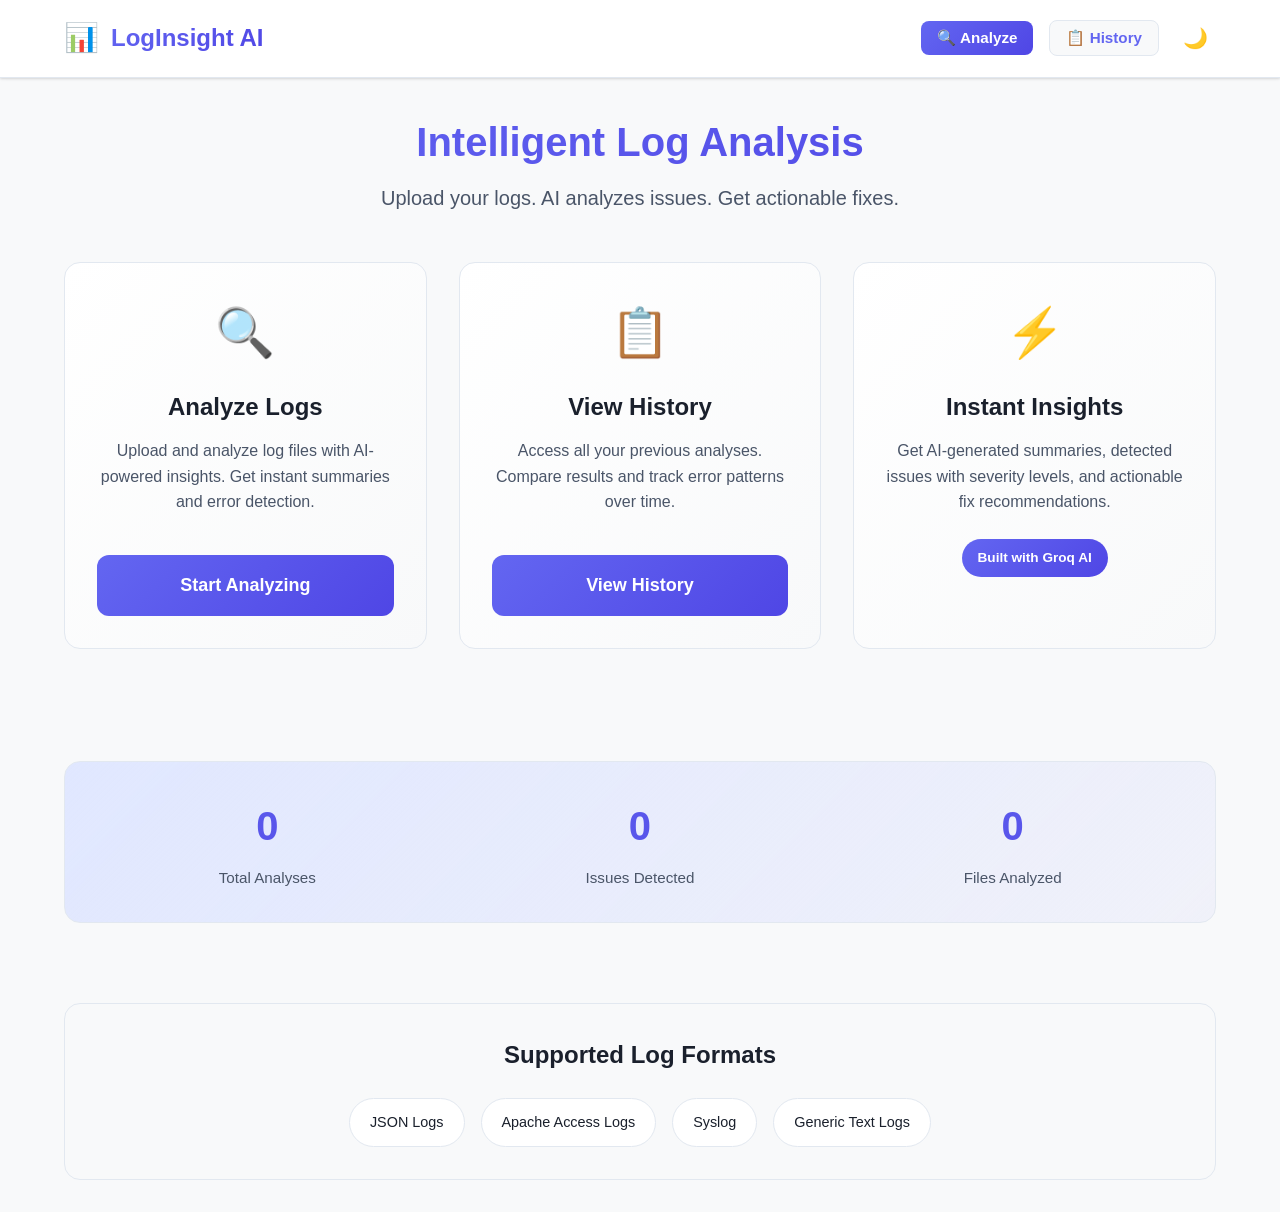
<file: frontend/index.html>
<!DOCTYPE html>
<html lang="en">
<head>
    <meta charset="UTF-8">
    <meta name="viewport" content="width=device-width, initial-scale=1.0">
    <title>LogInsight AI - Intelligent Log Analysis</title>
    <link rel="stylesheet" href="style.css">
</head>
<body>
    <!-- Navigation -->
    <nav class="navbar">
        <div class="nav-container">
            <div class="nav-brand">
                <a href="index.html" style="text-decoration: none; display: flex; align-items: center; gap: 0.75rem; cursor: pointer;">
                    <span class="nav-logo">📊</span>
                    <span class="nav-title">LogInsight AI</span>
                </a>
            </div>
            <div class="nav-right">
                <button class="nav-btn nav-btn-primary" onclick="window.location.href='analyze.html'" title="Quick analyze">
                    🔍 Analyze
                </button>
                <button class="nav-btn nav-btn-secondary" onclick="window.location.href='history.html'" title="View history">
                    📋 History
                </button>
                <button class="theme-toggle" id="themeToggle">🌙</button>
            </div>
        </div>
    </nav>

    <!-- Main Container -->
    <div class="container">
        <!-- Hero Section -->
        <section class="hero">
            <h1 class="hero-title">Intelligent Log Analysis</h1>
            <p class="hero-subtitle">Upload your logs. AI analyzes issues. Get actionable fixes.</p>
        </section>

        <!-- Main Content -->
        <main class="main-content">
            <!-- Feature Cards -->
            <section class="features-section">
                <div class="feature-grid">
                    <!-- Analyze Card -->
                    <div class="feature-card">
                        <div class="feature-icon">🔍</div>
                        <h3>Analyze Logs</h3>
                        <p>Upload and analyze log files with AI-powered insights. Get instant summaries and error detection.</p>
                        <a href="analyze.html" class="btn-primary" style="text-decoration: none; display: inline-block;">
                            Start Analyzing
                        </a>
                    </div>

                    <!-- History Card -->
                    <div class="feature-card">
                        <div class="feature-icon">📋</div>
                        <h3>View History</h3>
                        <p>Access all your previous analyses. Compare results and track error patterns over time.</p>
                        <a href="history.html" class="btn-primary" style="text-decoration: none; display: inline-block;">
                            View History
                        </a>
                    </div>

                    <!-- Features Card -->
                    <div class="feature-card">
                        <div class="feature-icon">⚡</div>
                        <h3>Instant Insights</h3>
                        <p>Get AI-generated summaries, detected issues with severity levels, and actionable fix recommendations.</p>
                        <div class="feature-badge">Built with Groq AI</div>
                    </div>
                </div>
            </section>

            <!-- Quick Stats -->
            <section class="stats-section">
                <div class="stats-grid">
                    <div class="stat-card">
                        <div class="stat-number" id="totalAnalyses">0</div>
                        <div class="stat-label">Total Analyses</div>
                    </div>
                    <div class="stat-card">
                        <div class="stat-number" id="issuesDetected">0</div>
                        <div class="stat-label">Issues Detected</div>
                    </div>
                    <div class="stat-card">
                        <div class="stat-number" id="filesAnalyzed">0</div>
                        <div class="stat-label">Files Analyzed</div>
                    </div>
                </div>
            </section>

            <!-- Supported Formats -->
            <section class="formats-section">
                <h2>Supported Log Formats</h2>
                <div class="formats-list">
                    <div class="format-badge">JSON Logs</div>
                    <div class="format-badge">Apache Access Logs</div>
                    <div class="format-badge">Syslog</div>
                    <div class="format-badge">Generic Text Logs</div>
                </div>
            </section>
        </main>
    </div>

    <!-- Error Toast -->
    <div class="toast" id="errorToast"></div>

    <!-- JavaScript -->
    <script src="app.js"></script>
</body>
</html>
</file>
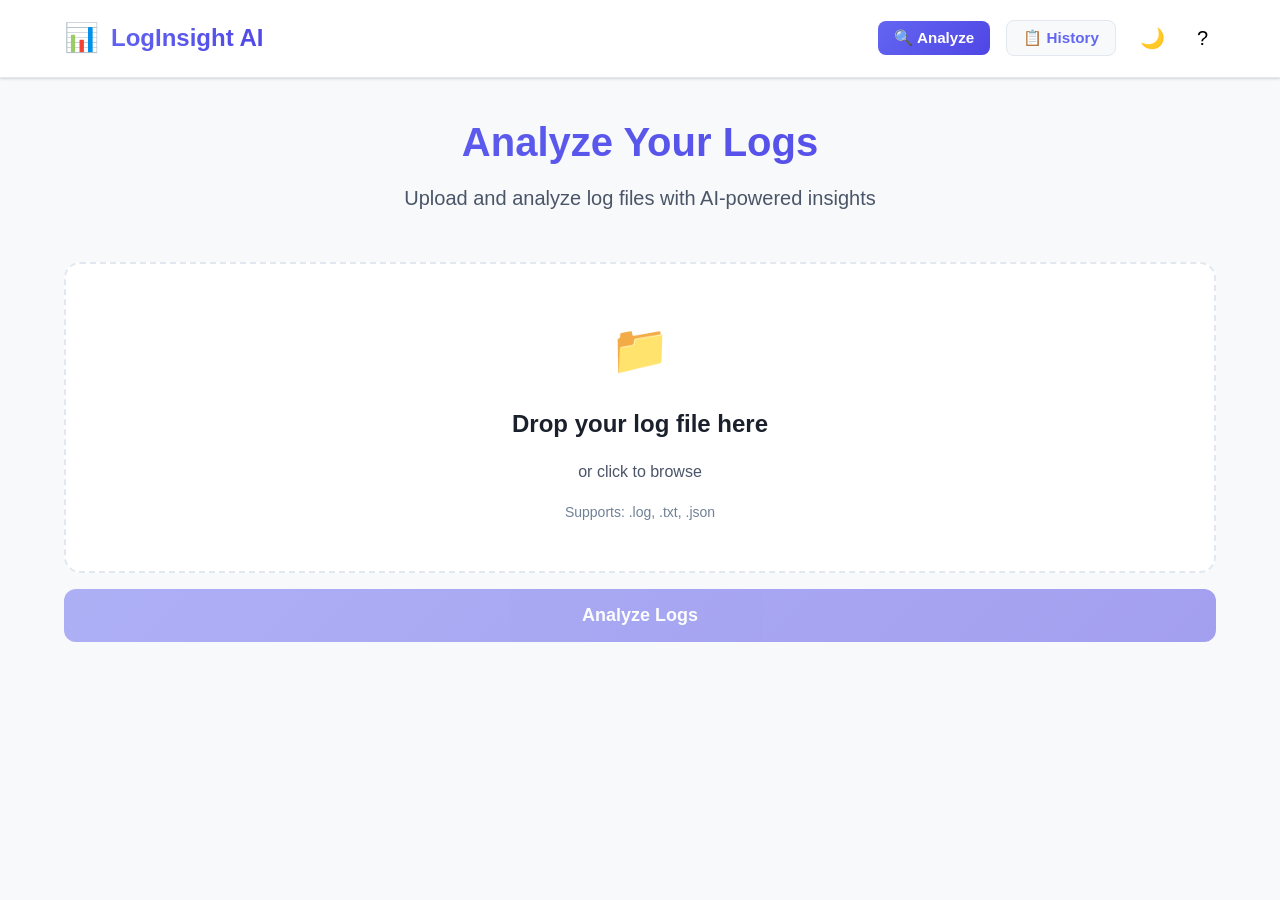
<file: frontend/analyze.html>
<!DOCTYPE html>
<html lang="en">
<head>
    <meta charset="UTF-8">
    <meta name="viewport" content="width=device-width, initial-scale=1.0">
    <title>Analyze Logs - LogInsight AI</title>
    <link rel="stylesheet" href="style.css">
</head>
<body>
    <!-- Navigation -->
    <nav class="navbar">
        <div class="nav-container">
            <div class="nav-brand">
                <a href="index.html" style="text-decoration: none; display: flex; align-items: center; gap: 0.75rem; cursor: pointer;">
                    <span class="nav-logo">📊</span>
                    <span class="nav-title">LogInsight AI</span>
                </a>
            </div>
            <div class="nav-right">
                <button class="nav-btn nav-btn-primary" onclick="window.location.href='analyze.html'" title="Quick analyze">
                    🔍 Analyze
                </button>
                <button class="nav-btn nav-btn-secondary" onclick="window.location.href='history.html'" title="View history">
                    📋 History
                </button>
                <button class="theme-toggle" id="themeToggle">🌙</button>
                <button class="nav-action">
                    <span>?</span>
                </button>
            </div>
        </div>
    </nav>

    <!-- Main Container -->
    <div class="container">
        <!-- Page Title -->
        <section class="hero">
            <h1 class="hero-title">Analyze Your Logs</h1>
            <p class="hero-subtitle">Upload and analyze log files with AI-powered insights</p>
        </section>

        <!-- Main Content -->
        <main class="main-content">
            <!-- Upload Section -->
            <section class="upload-section">
                <div class="upload-card">
                    <div class="upload-zone" id="uploadZone">
                        <div class="upload-icon">📁</div>
                        <h2>Drop your log file here</h2>
                        <p>or click to browse</p>
                        <p class="upload-formats">Supports: .log, .txt, .json</p>
                        <input type="file" id="fileInput" class="file-input" accept=".log,.txt,.json">
                    </div>
                    <div class="file-info" id="fileInfo" style="display: none;">
                        <div class="selected-file">
                            <span class="file-icon">📄</span>
                            <div class="file-details">
                                <div class="file-name" id="fileName"></div>
                                <div class="file-size" id="fileSize"></div>
                            </div>
                        </div>
                        <button class="btn-change" id="changeFile">Change</button>
                    </div>
                </div>

                <button class="btn-primary btn-analyze" id="analyzeBtn" disabled>
                    <span class="btn-text">Analyze Logs</span>
                    <span class="btn-spinner"></span>
                </button>
            </section>

            <!-- Status Section -->
            <section class="status-section" id="statusSection" style="display: none;">
                <div class="status-card">
                    <div class="status-header">
                        <div class="status-title">
                            <span class="status-icon">⏳</span>
                            <h3>Analysis in Progress</h3>
                        </div>
                        <div class="progress-bar">
                            <div class="progress-fill"></div>
                        </div>
                    </div>
                    <p class="status-message">Processing your log file with AI...</p>
                </div>
            </section>

            <!-- Results Section -->
            <section class="results-section" id="resultsSection" style="display: none;">
                <!-- Summary Card -->
                <div class="result-card summary-card">
                    <div class="result-header">
                        <h2>Analysis Summary</h2>
                        <span class="result-badge" id="summaryBadge"></span>
                    </div>
                    <p class="summary-text" id="summaryText"></p>
                </div>

                <!-- Issues Found -->
                <div class="result-card">
                    <div class="result-header">
                        <h2>🔴 Issues Detected</h2>
                        <span class="issues-count" id="issuesCount"></span>
                    </div>
                    <div class="issues-list" id="issuesList"></div>
                </div>

                <!-- Suggested Fixes -->
                <div class="result-card">
                    <div class="result-header">
                        <h2>✅ Suggested Fixes</h2>
                        <span class="fixes-count" id="fixesCount"></span>
                    </div>
                    <div class="fixes-list" id="fixesList"></div>
                </div>

                <!-- Actions -->
                <div class="result-actions">
                    <button class="btn-secondary" id="newAnalysisBtn">Analyze Another Log</button>
                    <button class="btn-secondary" id="copyResultsBtn">Copy Results</button>
                    <button class="btn-secondary" id="downloadResultsBtn">Download Report</button>
                </div>
            </section>
        </main>
    </div>

    <!-- Error Toast -->
    <div class="toast" id="errorToast"></div>

    <!-- JavaScript -->
    <script src="app.js"></script>
</body>
</html>
</file>
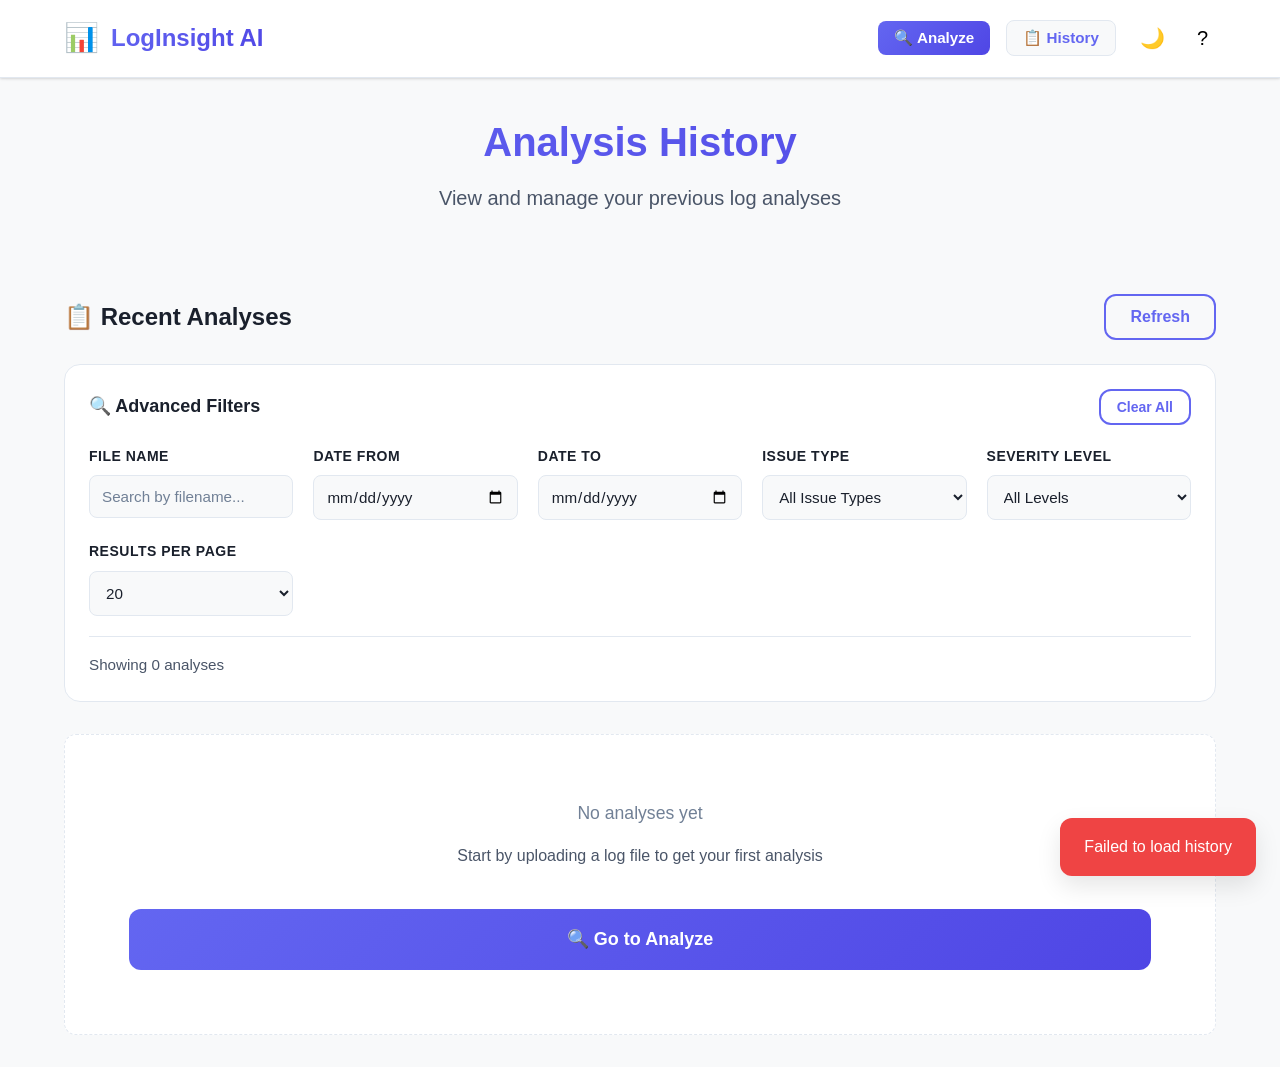
<file: frontend/history.html>
<!DOCTYPE html>
<html lang="en">
<head>
    <meta charset="UTF-8">
    <meta name="viewport" content="width=device-width, initial-scale=1.0">
    <title>Analysis History - LogInsight AI</title>
    <link rel="stylesheet" href="style.css">
</head>
<body>
    <!-- Navigation -->
    <nav class="navbar">
        <div class="nav-container">
            <div class="nav-brand">
                <a href="index.html" style="text-decoration: none; display: flex; align-items: center; gap: 0.75rem; cursor: pointer;">
                    <span class="nav-logo">📊</span>
                    <span class="nav-title">LogInsight AI</span>
                </a>
            </div>
            <div class="nav-right">
                <button class="nav-btn nav-btn-primary" onclick="window.location.href='analyze.html'" title="Quick analyze">
                    🔍 Analyze
                </button>
                <button class="nav-btn nav-btn-secondary" onclick="window.location.href='history.html'" title="View history">
                    📋 History
                </button>
                <button class="theme-toggle" id="themeToggle">🌙</button>
                <button class="nav-action">
                    <span>?</span>
                </button>
            </div>
        </div>
    </nav>

    <!-- Main Container -->
    <div class="container">
        <!-- Page Title -->
        <section class="hero">
            <h1 class="hero-title">Analysis History</h1>
            <p class="hero-subtitle">View and manage your previous log analyses</p>
        </section>

        <!-- Main Content -->
        <main class="main-content">
            <!-- History Section -->
            <section class="history-section" id="historySection">
                <div class="section-header">
                    <h2>📋 Recent Analyses</h2>
                    <button class="btn-outline" id="refreshHistory">Refresh</button>
                </div>

                <!-- Advanced Filters -->
                <div class="filters-container">
                    <div class="filters-header">
                        <h3>🔍 Advanced Filters</h3>
                        <button class="btn-outline btn-sm" id="clearFilters">Clear All</button>
                    </div>
                    
                    <div class="filters-grid">
                        <!-- File Name Filter -->
                        <div class="filter-group">
                            <label for="filterFileName">File Name</label>
                            <input type="text" id="filterFileName" placeholder="Search by filename..." class="filter-input">
                        </div>

                        <!-- Date From Filter -->
                        <div class="filter-group">
                            <label for="filterDateFrom">Date From</label>
                            <input type="date" id="filterDateFrom" class="filter-input">
                        </div>

                        <!-- Date To Filter -->
                        <div class="filter-group">
                            <label for="filterDateTo">Date To</label>
                            <input type="date" id="filterDateTo" class="filter-input">
                        </div>

                        <!-- Issue Type Filter -->
                        <div class="filter-group">
                            <label for="filterIssueType">Issue Type</label>
                            <select id="filterIssueType" class="filter-input">
                                <option value="">All Issue Types</option>
                                <option value="auth">Auth Failure</option>
                                <option value="server">Server Error</option>
                                <option value="connection">Connection Error</option>
                                <option value="permission">Permission Error</option>
                                <option value="timeout">Timeout</option>
                            </select>
                        </div>

                        <!-- Severity Filter -->
                        <div class="filter-group">
                            <label for="filterSeverity">Severity Level</label>
                            <select id="filterSeverity" class="filter-input">
                                <option value="">All Levels</option>
                                <option value="critical">Critical</option>
                                <option value="error">Error</option>
                                <option value="warning">Warning</option>
                                <option value="info">Info</option>
                            </select>
                        </div>

                        <!-- Results Per Page -->
                        <div class="filter-group">
                            <label for="filterLimit">Results Per Page</label>
                            <select id="filterLimit" class="filter-input">
                                <option value="10">10</option>
                                <option value="20" selected>20</option>
                                <option value="50">50</option>
                                <option value="100">100</option>
                            </select>
                        </div>
                    </div>

                    <!-- Filter Stats -->
                    <div class="filter-stats">
                        <span id="filterResultCount">Showing 0 analyses</span>
                    </div>
                </div>

                <!-- History List -->
                <div class="history-list" id="historyList"></div>
                <div class="history-empty" id="historyEmpty">
                    <div style="text-align: center; padding: 2rem;">
                        <p style="font-size: 1.1rem; margin-bottom: 1rem;">No analyses yet</p>
                        <p style="color: var(--text-secondary); margin-bottom: 1.5rem;">Start by uploading a log file to get your first analysis</p>
                        <a href="analyze.html" class="btn-primary" style="text-decoration: none; display: inline-block;">
                            🔍 Go to Analyze
                        </a>
                    </div>
                </div>
            </section>
        </main>
    </div>

    <!-- Error Toast -->
    <div class="toast" id="errorToast"></div>

    <!-- JavaScript -->
    <script src="app.js"></script>
</body>
</html>
</file>
<file: frontend/style.css>
:root {
    /* Light mode colors */
    --bg-primary: #ffffff;
    --bg-secondary: #f8f9fa;
    --bg-tertiary: #eef1f6;
    --text-primary: #1a202c;
    --text-secondary: #4a5568;
    --text-tertiary: #718096;
    --border-color: #e2e8f0;
    --accent: #6366f1;
    --accent-light: #e0e7ff;
    --accent-dark: #4f46e5;
    --error: #ef4444;
    --error-light: #fee2e2;
    --success: #10b981;
    --success-light: #d1fae5;
    --warning: #f59e0b;
    --warning-light: #fef3c7;
    --shadow: 0 1px 3px rgba(0, 0, 0, 0.1), 0 1px 2px rgba(0, 0, 0, 0.06);
    --shadow-lg: 0 10px 25px rgba(0, 0, 0, 0.1);
}

[data-theme="dark"] {
    --bg-primary: #0f172a;
    --bg-secondary: #1e293b;
    --bg-tertiary: #334155;
    --text-primary: #f1f5f9;
    --text-secondary: #cbd5e1;
    --text-tertiary: #94a3b8;
    --border-color: #475569;
    --accent: #818cf8;
    --accent-light: #312e81;
    --accent-dark: #a5b4fc;
    --error: #f87171;
    --error-light: #7f1d1d;
    --success: #6ee7b7;
    --success-light: #064e3b;
    --warning: #fbbf24;
    --warning-light: #78350f;
}

* {
    margin: 0;
    padding: 0;
    box-sizing: border-box;
}

html {
    scroll-behavior: smooth;
}

body {
    font-family: -apple-system, BlinkMacSystemFont, 'Segoe UI', 'Roboto', 'Oxygen', 'Ubuntu', 'Cantarell', sans-serif;
    background-color: var(--bg-secondary);
    color: var(--text-primary);
    transition: background-color 0.3s ease, color 0.3s ease;
    line-height: 1.6;
}

/* Navigation */
.navbar {
    background-color: var(--bg-primary);
    border-bottom: 1px solid var(--border-color);
    padding: 1rem 0;
    position: sticky;
    top: 0;
    z-index: 100;
    box-shadow: var(--shadow);
}

.nav-container {
    max-width: 1200px;
    margin: 0 auto;
    padding: 0 1.5rem;
    display: flex;
    justify-content: space-between;
    align-items: center;
}

.nav-brand {
    display: flex;
    align-items: center;
    gap: 0.75rem;
    font-size: 1.5rem;
    font-weight: 700;
    color: var(--text-primary);
}

.nav-logo {
    font-size: 1.75rem;
}

.nav-title {
    background: linear-gradient(135deg, var(--accent) 0%, var(--accent-dark) 100%);
    -webkit-background-clip: text;
    -webkit-text-fill-color: transparent;
    background-clip: text;
}

.nav-right {
    display: flex;
    gap: 1rem;
    align-items: center;
}

.theme-toggle,
.nav-action {
    background: none;
    border: none;
    font-size: 1.25rem;
    cursor: pointer;
    padding: 0.5rem;
    border-radius: 0.5rem;
    transition: background-color 0.2s ease;
}

.theme-toggle:hover,
.nav-action:hover {
    background-color: var(--bg-secondary);
}

.nav-btn {
    padding: 0.5rem 1rem;
    border: none;
    border-radius: 0.5rem;
    font-size: 0.95rem;
    font-weight: 600;
    cursor: pointer;
    transition: all 0.3s ease;
    display: flex;
    align-items: center;
    gap: 0.5rem;
    white-space: nowrap;
}

.nav-btn-primary {
    background: linear-gradient(135deg, var(--accent) 0%, var(--accent-dark) 100%);
    color: white;
}

.nav-btn-primary:hover {
    transform: translateY(-2px);
    box-shadow: 0 4px 12px rgba(99, 102, 241, 0.3);
}

.nav-btn-secondary {
    background-color: var(--bg-secondary);
    color: var(--accent);
    border: 1px solid var(--border-color);
}

.nav-btn-secondary:hover {
    background-color: var(--accent-light);
    border-color: var(--accent);
    transform: translateY(-2px);
}

/* Container */
.container {
    max-width: 1200px;
    margin: 0 auto;
    padding: 2rem 1.5rem;
}

/* Hero Section */
.hero {
    text-align: center;
    margin-bottom: 3rem;
    animation: fadeInDown 0.6s ease;
}

.hero-title {
    font-size: 2.5rem;
    font-weight: 800;
    margin-bottom: 0.5rem;
    color: var(--text-primary);
    background: linear-gradient(135deg, var(--accent) 0%, var(--accent-dark) 100%);
    -webkit-background-clip: text;
    -webkit-text-fill-color: transparent;
    background-clip: text;
}

.hero-subtitle {
    font-size: 1.25rem;
    color: var(--text-secondary);
    margin-bottom: 0;
}

/* Main Content */
.main-content {
    display: grid;
    grid-template-columns: 1fr;
    gap: 2rem;
}

/* Upload Section */
.upload-section {
    animation: fadeInUp 0.6s ease 0.1s both;
}

.upload-card {
    background-color: var(--bg-primary);
    border: 2px dashed var(--border-color);
    border-radius: 1rem;
    padding: 2rem;
    transition: all 0.3s ease;
    position: relative;
}

.upload-zone {
    display: flex;
    flex-direction: column;
    align-items: center;
    justify-content: center;
    gap: 1rem;
    cursor: pointer;
    padding: 1rem;
    text-align: center;
    transition: all 0.3s ease;
}

.upload-card.drag-over {
    border-color: var(--accent);
    background-color: var(--accent-light);
    transform: scale(1.01);
}

.upload-icon {
    font-size: 3rem;
    transition: transform 0.3s ease;
}

.upload-zone:hover .upload-icon {
    transform: scale(1.1);
}

.upload-zone h2 {
    font-size: 1.5rem;
    margin: 0;
    color: var(--text-primary);
}

.upload-zone p {
    color: var(--text-secondary);
    margin: 0;
}

.upload-formats {
    font-size: 0.875rem;
    color: var(--text-tertiary) !important;
}

.file-input {
    display: none;
}

.file-info {
    display: flex;
    justify-content: space-between;
    align-items: center;
    padding: 1rem;
    background-color: var(--bg-secondary);
    border-radius: 0.75rem;
}

.selected-file {
    display: flex;
    align-items: center;
    gap: 1rem;
}

.file-icon {
    font-size: 1.5rem;
}

.file-details {
    text-align: left;
}

.file-name {
    font-weight: 600;
    color: var(--text-primary);
}

.file-size {
    font-size: 0.875rem;
    color: var(--text-tertiary);
}

.btn-change {
    background-color: var(--bg-tertiary);
    color: var(--text-primary);
    border: none;
    padding: 0.5rem 1rem;
    border-radius: 0.5rem;
    cursor: pointer;
    font-weight: 500;
    transition: background-color 0.2s ease;
}

.btn-change:hover {
    background-color: var(--border-color);
}

/* Buttons */
.btn-primary,
.btn-secondary,
.btn-outline {
    padding: 0.75rem 1.5rem;
    border: none;
    border-radius: 0.75rem;
    font-size: 1rem;
    font-weight: 600;
    cursor: pointer;
    transition: all 0.3s ease;
    display: inline-flex;
    align-items: center;
    gap: 0.5rem;
    position: relative;
}

.btn-primary {
    background: linear-gradient(135deg, var(--accent) 0%, var(--accent-dark) 100%);
    color: white;
    width: 100%;
    justify-content: center;
    font-size: 1.125rem;
    padding: 1rem 1.5rem;
    margin-top: 1rem;
}

.btn-primary:hover:not(:disabled) {
    transform: translateY(-2px);
    box-shadow: var(--shadow-lg);
}

.btn-primary:disabled {
    opacity: 0.5;
    cursor: not-allowed;
}

.btn-secondary {
    background-color: var(--accent);
    color: white;
}

.btn-secondary:hover {
    background-color: var(--accent-dark);
    transform: translateY(-1px);
}

.btn-outline {
    background-color: transparent;
    color: var(--accent);
    border: 2px solid var(--accent);
}

.btn-outline:hover {
    background-color: var(--accent-light);
}

.btn-spinner {
    display: none;
    width: 1rem;
    height: 1rem;
    border: 2px solid rgba(255, 255, 255, 0.3);
    border-top-color: white;
    border-radius: 50%;
    animation: spin 0.8s linear infinite;
}

.btn-primary.loading .btn-spinner {
    display: block;
}

.btn-primary.loading .btn-text {
    display: none;
}

@keyframes spin {
    to { transform: rotate(360deg); }
}

/* Status Section */
.status-section {
    animation: fadeIn 0.3s ease;
}

.status-card {
    background-color: var(--bg-primary);
    border-left: 4px solid var(--accent);
    border-radius: 0.75rem;
    padding: 1.5rem;
    box-shadow: var(--shadow);
}

.status-header {
    margin-bottom: 1rem;
}

.status-title {
    display: flex;
    align-items: center;
    gap: 0.75rem;
    margin-bottom: 1rem;
}

.status-title h3 {
    margin: 0;
    font-size: 1.125rem;
}

.status-icon {
    font-size: 1.5rem;
    animation: pulse 2s ease-in-out infinite;
}

@keyframes pulse {
    0%, 100% { opacity: 1; }
    50% { opacity: 0.6; }
}

.progress-bar {
    width: 100%;
    height: 4px;
    background-color: var(--border-color);
    border-radius: 2px;
    overflow: hidden;
}

.progress-fill {
    height: 100%;
    background: linear-gradient(90deg, var(--accent) 0%, var(--accent-dark) 100%);
    width: 30%;
    animation: progress 1.5s ease-in-out infinite;
}

@keyframes progress {
    0% { width: 10%; }
    50% { width: 70%; }
    100% { width: 90%; }
}

.status-message {
    color: var(--text-secondary);
    margin: 0;
    animation: fadeInUp 0.5s ease 0.2s both;
}

/* Results Section */
.results-section {
    animation: fadeInUp 0.6s ease;
}

.result-card {
    background-color: var(--bg-primary);
    border-radius: 1rem;
    padding: 1.5rem;
    box-shadow: var(--shadow);
    margin-bottom: 1.5rem;
}

.summary-card {
    border-top: 4px solid var(--success);
    background: linear-gradient(135deg, rgba(16, 185, 129, 0.05) 0%, rgba(16, 185, 129, 0.02) 100%);
}

.result-header {
    display: flex;
    justify-content: space-between;
    align-items: center;
    margin-bottom: 1.25rem;
    padding-bottom: 1rem;
    border-bottom: 1px solid var(--border-color);
}

.result-header h2 {
    margin: 0;
    font-size: 1.25rem;
    color: var(--text-primary);
}

.result-badge,
.issues-count,
.fixes-count {
    display: inline-block;
    background-color: var(--accent-light);
    color: var(--accent);
    padding: 0.25rem 0.75rem;
    border-radius: 2rem;
    font-size: 0.875rem;
    font-weight: 600;
}

.issues-count,
.fixes-count {
    background-color: var(--warning-light);
    color: var(--warning);
}

.issues-count.error {
    background-color: var(--error-light);
    color: var(--error);
}

.issues-count.success {
    background-color: var(--success-light);
    color: var(--success);
}

.summary-text {
    font-size: 1.0625rem;
    line-height: 1.8;
    color: var(--text-secondary);
    margin: 0;
}

/* Issues and Fixes List */
.issues-list,
.fixes-list {
    display: flex;
    flex-direction: column;
    gap: 1rem;
}

.issue-item,
.fix-item {
    padding: 1rem;
    background-color: var(--bg-secondary);
    border-radius: 0.75rem;
    border-left: 4px solid var(--warning);
    transition: all 0.3s ease;
}

.issue-item:hover,
.fix-item:hover {
    transform: translateX(4px);
}

.issue-item.error {
    border-left-color: var(--error);
    background: linear-gradient(90deg, rgba(239, 68, 68, 0.05) 0%, transparent 100%);
}

.fix-item {
    border-left-color: var(--success);
    background: linear-gradient(90deg, rgba(16, 185, 129, 0.05) 0%, transparent 100%);
}

.issue-header {
    display: flex;
    justify-content: space-between;
    align-items: flex-start;
    margin-bottom: 0.5rem;
}

.issue-title {
    font-weight: 600;
    color: var(--text-primary);
    display: flex;
    align-items: center;
    gap: 0.5rem;
}

.severity-badge {
    display: inline-block;
    padding: 0.25rem 0.5rem;
    border-radius: 0.25rem;
    font-size: 0.75rem;
    font-weight: 700;
}

.severity-critical {
    background-color: var(--error);
    color: white;
}

.severity-error {
    background-color: var(--error-light);
    color: var(--error);
}

.severity-warning {
    background-color: var(--warning-light);
    color: var(--warning);
}

.issue-meta {
    display: flex;
    gap: 1.5rem;
    font-size: 0.875rem;
    color: var(--text-tertiary);
    margin-top: 0.5rem;
}

.issue-samples {
    margin-top: 0.75rem;
    padding-top: 0.75rem;
    border-top: 1px solid var(--border-color);
    font-size: 0.875rem;
}

.sample-message {
    color: var(--text-secondary);
    font-family: 'Monaco', 'Menlo', monospace;
    background-color: var(--bg-tertiary);
    padding: 0.5rem;
    border-radius: 0.25rem;
    margin-top: 0.25rem;
    word-break: break-word;
    max-height: 50px;
    overflow: hidden;
    text-overflow: ellipsis;
}

.fix-issue-name {
    font-weight: 600;
    color: var(--text-primary);
    margin-bottom: 0.5rem;
    display: flex;
    align-items: center;
    gap: 0.5rem;
}

.fix-steps {
    list-style: none;
    padding: 0;
}

.fix-steps li {
    position: relative;
    padding-left: 1.5rem;
    color: var(--text-secondary);
    margin: 0.5rem 0;
}

.fix-steps li:before {
    content: '✓';
    position: absolute;
    left: 0;
    color: var(--success);
    font-weight: bold;
}

/* Result Actions */
.result-actions {
    display: grid;
    grid-template-columns: repeat(auto-fit, minmax(150px, 1fr));
    gap: 1rem;
    margin-top: 2rem;
    padding-top: 1.5rem;
    border-top: 1px solid var(--border-color);
}

/* History Section */
.history-section {
    animation: fadeInUp 0.6s ease 0.2s both;
    margin-top: 2rem;
}

.section-header {
    display: flex;
    justify-content: space-between;
    align-items: center;
    margin-bottom: 1.5rem;
}

.section-header h2 {
    margin: 0;
    font-size: 1.5rem;
}

.history-list {
    display: grid;
    grid-template-columns: repeat(auto-fill, minmax(300px, 1fr));
    gap: 1rem;
}

.history-item {
    background-color: var(--bg-primary);
    border-radius: 0.75rem;
    padding: 1.25rem;
    cursor: pointer;
    transition: all 0.3s ease;
    border: 1px solid var(--border-color);
}

.history-item:hover {
    transform: translateY(-4px);
    box-shadow: var(--shadow-lg);
    border-color: var(--accent);
}

.history-filename {
    font-weight: 600;
    color: var(--text-primary);
    margin-bottom: 0.5rem;
    word-break: break-word;
}

.history-meta {
    display: flex;
    flex-direction: column;
    gap: 0.5rem;
    font-size: 0.875rem;
    color: var(--text-tertiary);
}

.history-status {
    display: inline-flex;
    align-items: center;
    gap: 0.5rem;
    padding: 0.25rem 0.75rem;
    background-color: var(--success-light);
    color: var(--success);
    border-radius: 2rem;
    width: fit-content;
    font-weight: 500;
}

.history-empty {
    text-align: center;
    padding: 2rem;
    color: var(--text-tertiary);
    background-color: var(--bg-primary);
    border-radius: 0.75rem;
    border: 1px dashed var(--border-color);
}

/* Advanced Filters */
.filters-container {
    background-color: var(--bg-primary);
    border: 1px solid var(--border-color);
    border-radius: 1rem;
    padding: 1.5rem;
    margin-bottom: 2rem;
    animation: fadeInDown 0.4s ease;
}

.filters-header {
    display: flex;
    justify-content: space-between;
    align-items: center;
    margin-bottom: 1.25rem;
}

.filters-header h3 {
    margin: 0;
    font-size: 1.125rem;
    color: var(--text-primary);
}

.btn-sm {
    padding: 0.5rem 1rem;
    font-size: 0.875rem;
}

.filters-grid {
    display: grid;
    grid-template-columns: repeat(auto-fit, minmax(200px, 1fr));
    gap: 1.25rem;
    margin-bottom: 1.25rem;
}

.filter-group {
    display: flex;
    flex-direction: column;
    gap: 0.5rem;
}

.filter-group label {
    font-weight: 600;
    font-size: 0.875rem;
    color: var(--text-primary);
    text-transform: uppercase;
    letter-spacing: 0.5px;
}

.filter-input {
    padding: 0.75rem;
    border: 1px solid var(--border-color);
    border-radius: 0.5rem;
    background-color: var(--bg-secondary);
    color: var(--text-primary);
    font-size: 0.95rem;
    transition: all 0.2s ease;
    font-family: inherit;
}

.filter-input:hover {
    border-color: var(--accent);
}

.filter-input:focus {
    outline: none;
    border-color: var(--accent);
    box-shadow: 0 0 0 3px rgba(99, 102, 241, 0.1);
}

.filter-input::placeholder {
    color: var(--text-tertiary);
}

.filter-stats {
    padding-top: 1rem;
    border-top: 1px solid var(--border-color);
    font-size: 0.95rem;
    color: var(--text-secondary);
    font-weight: 500;
}

/* Toast */
.toast {
    position: fixed;
    bottom: 1.5rem;
    right: 1.5rem;
    background-color: var(--error);
    color: white;
    padding: 1rem 1.5rem;
    border-radius: 0.75rem;
    box-shadow: var(--shadow-lg);
    display: none;
    animation: slideInUp 0.3s ease;
    z-index: 1000;
}

.toast.show {
    display: block;
}

.toast.error {
    background-color: var(--error);
}

.toast.success {
    background-color: var(--success);
}

@keyframes slideInUp {
    from {
        transform: translateY(2rem);
        opacity: 0;
    }
    to {
        transform: translateY(0);
        opacity: 1;
    }
}

@keyframes fadeIn {
    from { opacity: 0; }
    to { opacity: 1; }
}

@keyframes fadeInDown {
    from {
        opacity: 0;
        transform: translateY(-1rem);
    }
    to {
        opacity: 0;
        transform: translateY(0);
    }
}

@keyframes fadeInUp {
    from {
        opacity: 0;
        transform: translateY(1rem);
    }
    to {
        opacity: 1;
        transform: translateY(0);
    }
}

/* Home Page Features Section */
.features-section {
    margin-bottom: 3rem;
}

.feature-grid {
    display: grid;
    grid-template-columns: repeat(auto-fit, minmax(300px, 1fr));
    gap: 2rem;
    margin-bottom: 2rem;
}

.feature-card {
    background: linear-gradient(135deg, var(--bg-primary) 0%, var(--bg-secondary) 100%);
    border: 1px solid var(--border-color);
    border-radius: 1rem;
    padding: 2rem;
    text-align: center;
    transition: all 0.3s ease;
    animation: fadeInUp 0.6s ease backwards;
}

.feature-card:nth-child(1) { animation-delay: 0.1s; }
.feature-card:nth-child(2) { animation-delay: 0.2s; }
.feature-card:nth-child(3) { animation-delay: 0.3s; }

.feature-card:hover {
    border-color: var(--accent);
    box-shadow: 0 8px 24px rgba(99, 102, 241, 0.15);
    transform: translateY(-4px);
}

.feature-icon {
    font-size: 3rem;
    margin-bottom: 1rem;
    display: block;
}

.feature-card h3 {
    font-size: 1.5rem;
    margin-bottom: 0.75rem;
    color: var(--text-primary);
}

.feature-card p {
    color: var(--text-secondary);
    margin-bottom: 1.5rem;
    line-height: 1.6;
}

.feature-badge {
    display: inline-block;
    background: linear-gradient(135deg, var(--accent) 0%, var(--accent-dark) 100%);
    color: white;
    padding: 0.5rem 1rem;
    border-radius: 2rem;
    font-size: 0.85rem;
    font-weight: 600;
}

/* Stats Section */
.stats-section {
    margin-bottom: 3rem;
    padding: 2rem;
    background: linear-gradient(135deg, var(--accent-light) 0%, rgba(99, 102, 241, 0.05) 100%);
    border-radius: 1rem;
    border: 1px solid var(--border-color);
}

.stats-grid {
    display: grid;
    grid-template-columns: repeat(auto-fit, minmax(150px, 1fr));
    gap: 2rem;
}

.stat-card {
    text-align: center;
}

.stat-number {
    font-size: 2.5rem;
    font-weight: 800;
    background: linear-gradient(135deg, var(--accent) 0%, var(--accent-dark) 100%);
    -webkit-background-clip: text;
    -webkit-text-fill-color: transparent;
    background-clip: text;
    margin-bottom: 0.5rem;
}

.stat-label {
    font-size: 0.95rem;
    color: var(--text-secondary);
    font-weight: 500;
}

/* Formats Section */
.formats-section {
    text-align: center;
    padding: 2rem;
    background: var(--bg-secondary);
    border-radius: 1rem;
    border: 1px solid var(--border-color);
}

.formats-section h2 {
    margin-bottom: 1.5rem;
    color: var(--text-primary);
}

.formats-list {
    display: flex;
    flex-wrap: wrap;
    gap: 1rem;
    justify-content: center;
}

.format-badge {
    display: inline-block;
    padding: 0.75rem 1.25rem;
    background: var(--bg-primary);
    border: 1px solid var(--border-color);
    border-radius: 2rem;
    font-size: 0.9rem;
    font-weight: 500;
    color: var(--text-primary);
    transition: all 0.3s ease;
}

.format-badge:hover {
    border-color: var(--accent);
    background: linear-gradient(135deg, var(--accent-light) 0%, var(--bg-primary) 100%);
    color: var(--accent);
}

/* Responsive */
@media (max-width: 768px) {
    .container {
        padding: 1rem;
    }

    .hero-title {
        font-size: 1.875rem;
    }

    .hero-subtitle {
        font-size: 1rem;
    }

    .nav-container {
        padding: 0 1rem;
    }

    .nav-brand {
        font-size: 1.25rem;
    }

    .upload-card {
        padding: 1.5rem;
    }

    .result-header {
        flex-direction: column;
        align-items: flex-start;
        gap: 0.5rem;
    }

    .result-actions {
        grid-template-columns: 1fr;
    }

    .history-list {
        grid-template-columns: 1fr;
    }

    .issue-header {
        flex-direction: column;
    }

    .issue-meta {
        flex-wrap: wrap;
    }

    .feature-grid {
        grid-template-columns: 1fr;
    }

    .stats-grid {
        grid-template-columns: 1fr;
    }

    .nav-btn {
        padding: 0.5rem 0.75rem;
        font-size: 0.85rem;
    }

    .filters-grid {
        grid-template-columns: 1fr;
    }

    .filters-header {
        flex-direction: column;
        gap: 0.75rem;
    }

    .filters-header h3 {
        margin-bottom: 0;
    }
}
</file>
